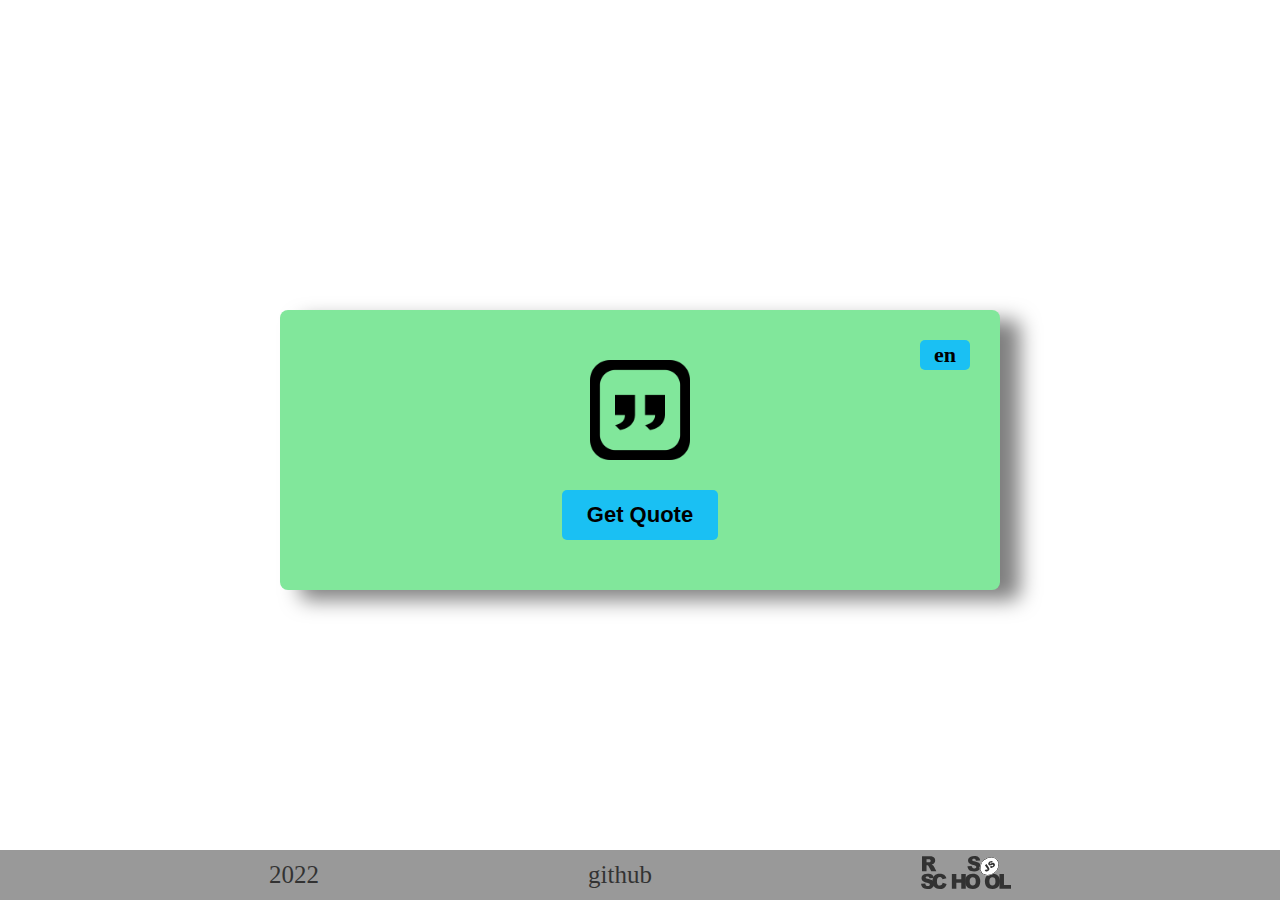
<file: js30-2.1-random-jokes/index.html>
<!DOCTYPE html>
<html lang="en">

<head>
  <meta charset="UTF-8" />
  <meta http-equiv="X-UA-Compatible" content="IE=edge" />
  <meta name="viewport" content="width=device-width, initial-scale=1.0" />
  <title>Random jokes</title>
  <link rel="stylesheet" href="style.css" />
</head>

<body>
  <main>
    <div class="wrapper">
      <img class="face" src="assets/img/01.png" alt="img" />
      <div class="lang-change">en</div>
      <p class="joke"></p>
      <button class="btn">Get Quote</button>
    </div>
  </main>
  <footer class="footer">
    <p>2022</p>
    <a class="link-footer" href="https://github.com/spormuv">github</a>
    <a class="link-footer" href="https://rs.school/js-stage0/"><img class="img-footer" src="assets/svg/rs_school_js.svg"
        alt="rs_school" /></a>
  </footer>
  <script src="index.js"></script>
</body>

</html>
</file>
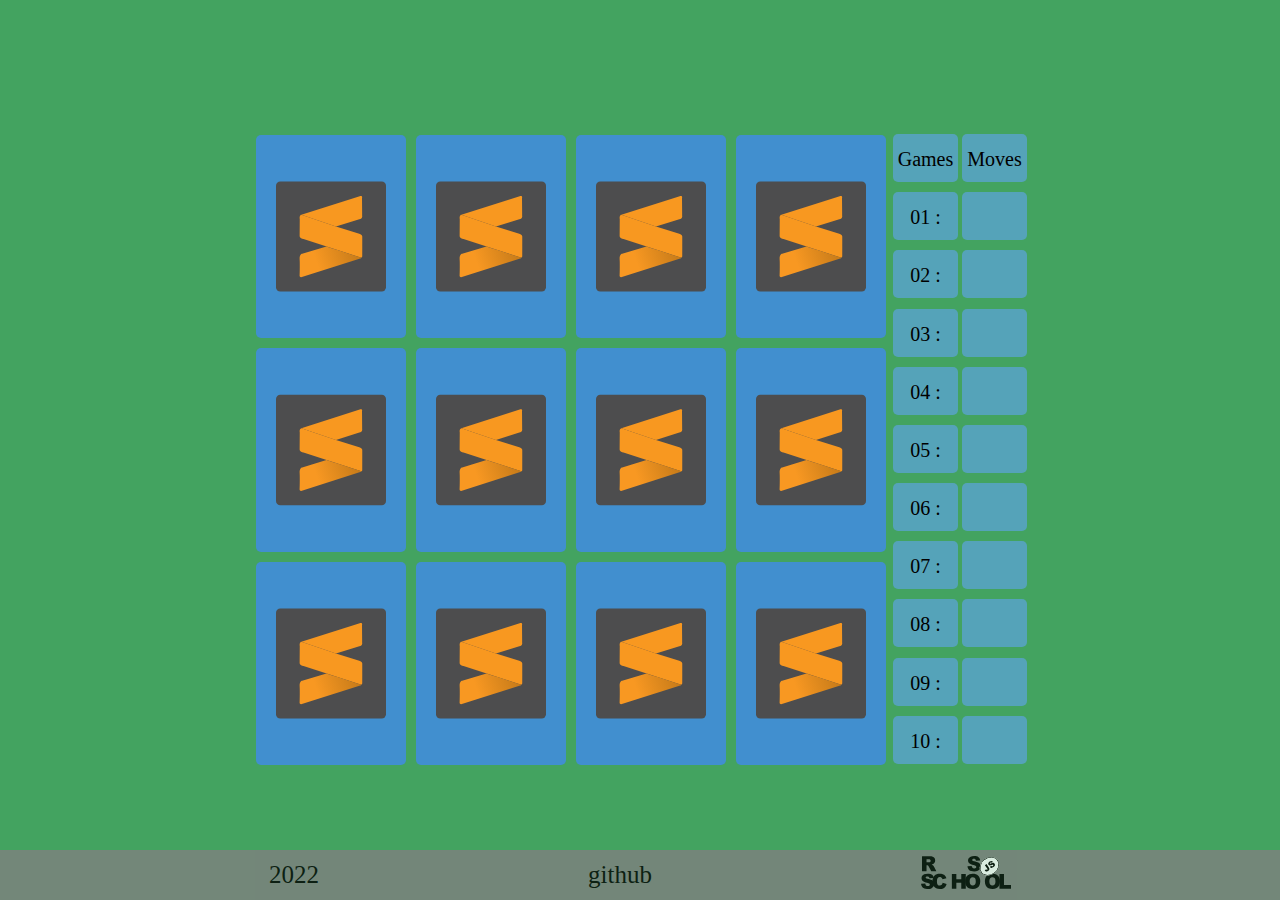
<file: js30-3.2-memory-game/index.html>
<!DOCTYPE html>
<html lang="en">

<head>
  <meta charset="UTF-8" />
  <meta http-equiv="X-UA-Compatible" content="IE=edge" />
  <meta name="viewport" content="width=device-width, initial-scale=1.0" />
  <title>Memory Game</title>
  <link rel="stylesheet" href="style.css" />
</head>

<body>
  <main>
    <section class="wrap">
      <section class="memory-game">
        <div class="memory-card" data-framework="react">
          <img class="front-face" src="img/react.svg" alt="React" />
          <img class="back-face" src="img/js-badge.svg" alt="Memory Card" />
        </div>

        <div class="memory-card" data-framework="react">
          <img class="front-face" src="img/react.svg" alt="React" />
          <img class="back-face" src="img/js-badge.svg" alt="Memory Card" />
        </div>

        <div class="memory-card" data-framework="angular">
          <img class="front-face" src="img/angular.svg" alt="Angular" />
          <img class="back-face" src="img/js-badge.svg" alt="Memory Card" />
        </div>

        <div class="memory-card" data-framework="angular">
          <img class="front-face" src="img/angular.svg" alt="Angular" />
          <img class="back-face" src="img/js-badge.svg" alt="Memory Card" />
        </div>

        <div class="memory-card" data-framework="ember">
          <img class="front-face" src="img/ember.svg" alt="Ember" />
          <img class="back-face" src="img/js-badge.svg" alt="Memory Card" />
        </div>

        <div class="memory-card" data-framework="ember">
          <img class="front-face" src="img/ember.svg" alt="Ember" />
          <img class="back-face" src="img/js-badge.svg" alt="Memory Card" />
        </div>

        <div class="memory-card" data-framework="vue">
          <img class="front-face" src="img/vue.svg" alt="Vue" />
          <img class="back-face" src="img/js-badge.svg" alt="Memory Card" />
        </div>

        <div class="memory-card" data-framework="vue">
          <img class="front-face" src="img/vue.svg" alt="Vue" />
          <img class="back-face" src="img/js-badge.svg" alt="Memory Card" />
        </div>

        <div class="memory-card" data-framework="backbone">
          <img class="front-face" src="img/backbone.svg" alt="Backbone" />
          <img class="back-face" src="img/js-badge.svg" alt="Memory Card" />
        </div>

        <div class="memory-card" data-framework="backbone">
          <img class="front-face" src="img/backbone.svg" alt="Backbone" />
          <img class="back-face" src="img/js-badge.svg" alt="Memory Card" />
        </div>

        <div class="memory-card" data-framework="aurelia">
          <img class="front-face" src="img/aurelia.svg" alt="Aurelia" />
          <img class="back-face" src="img/js-badge.svg" alt="Memory Card" />
        </div>

        <div class="memory-card" data-framework="aurelia">
          <img class="front-face" src="img/aurelia.svg" alt="Aurelia" />
          <img class="back-face" src="img/js-badge.svg" alt="Memory Card" />
        </div>
      </section>
      <section class="games-number">
        <div class="cell">Games</div>
        <div class="cell">01 :</div>
        <div class="cell">02 :</div>
        <div class="cell">03 :</div>
        <div class="cell">04 :</div>
        <div class="cell">05 :</div>
        <div class="cell">06 :</div>
        <div class="cell">07 :</div>
        <div class="cell">08 :</div>
        <div class="cell">09 :</div>
        <div class="cell">10 :</div>
      </section>
      <section class="moves-number">
        <div class="cell">Moves</div>
        <div class="cell cell-moves"></div>
        <div class="cell cell-moves"></div>
        <div class="cell cell-moves"></div>
        <div class="cell cell-moves"></div>
        <div class="cell cell-moves"></div>
        <div class="cell cell-moves"></div>
        <div class="cell cell-moves"></div>
        <div class="cell cell-moves"></div>
        <div class="cell cell-moves"></div>
        <div class="cell cell-moves"></div>
      </section>
    </section>
  </main>
  <footer class="footer">
    <p>2022</p>
    <a class="link-footer" href="https://github.com/spormuv">github</a>
    <a class="link-footer" href="https://rs.school/js-stage0/"><img class="img-footer" src="img/rs_school_js.svg"
        alt="rs_school" /></a>
  </footer>
  <script src="script.js"></script>
</body>

</html>
</file>
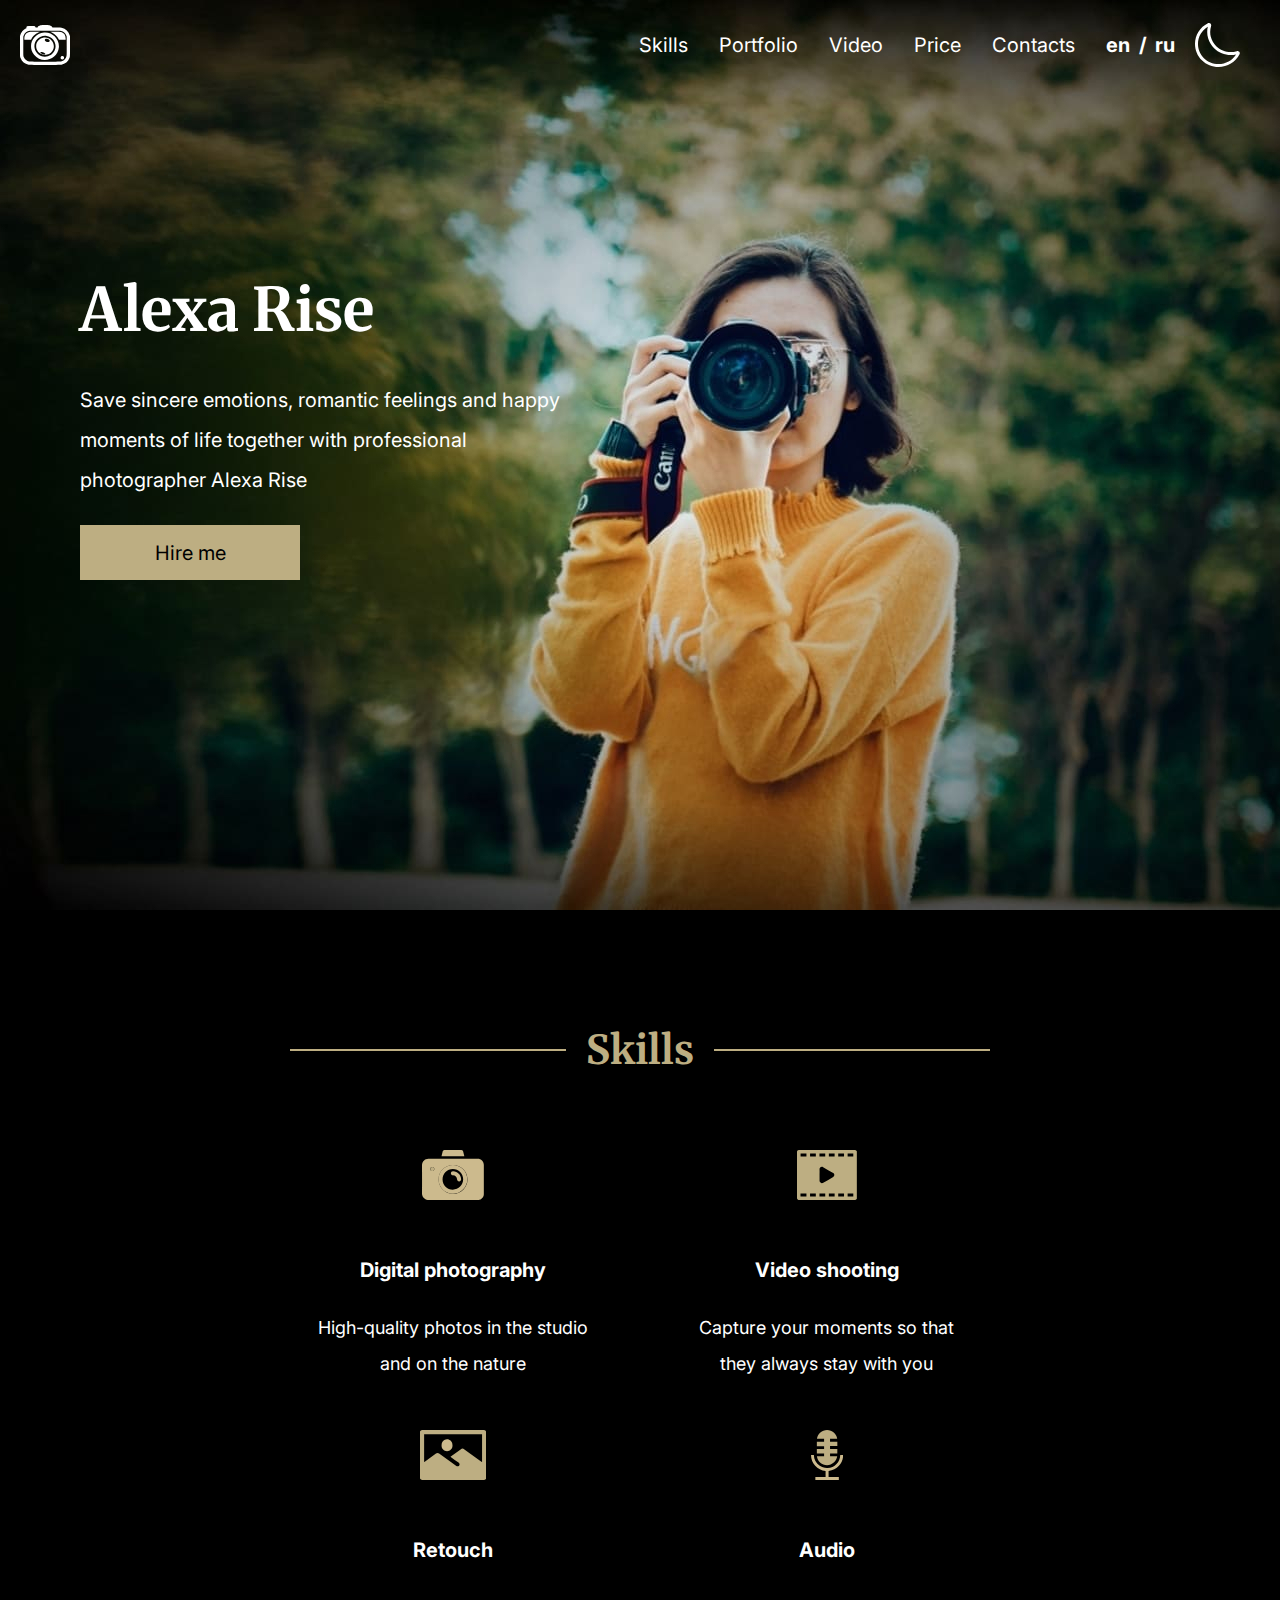
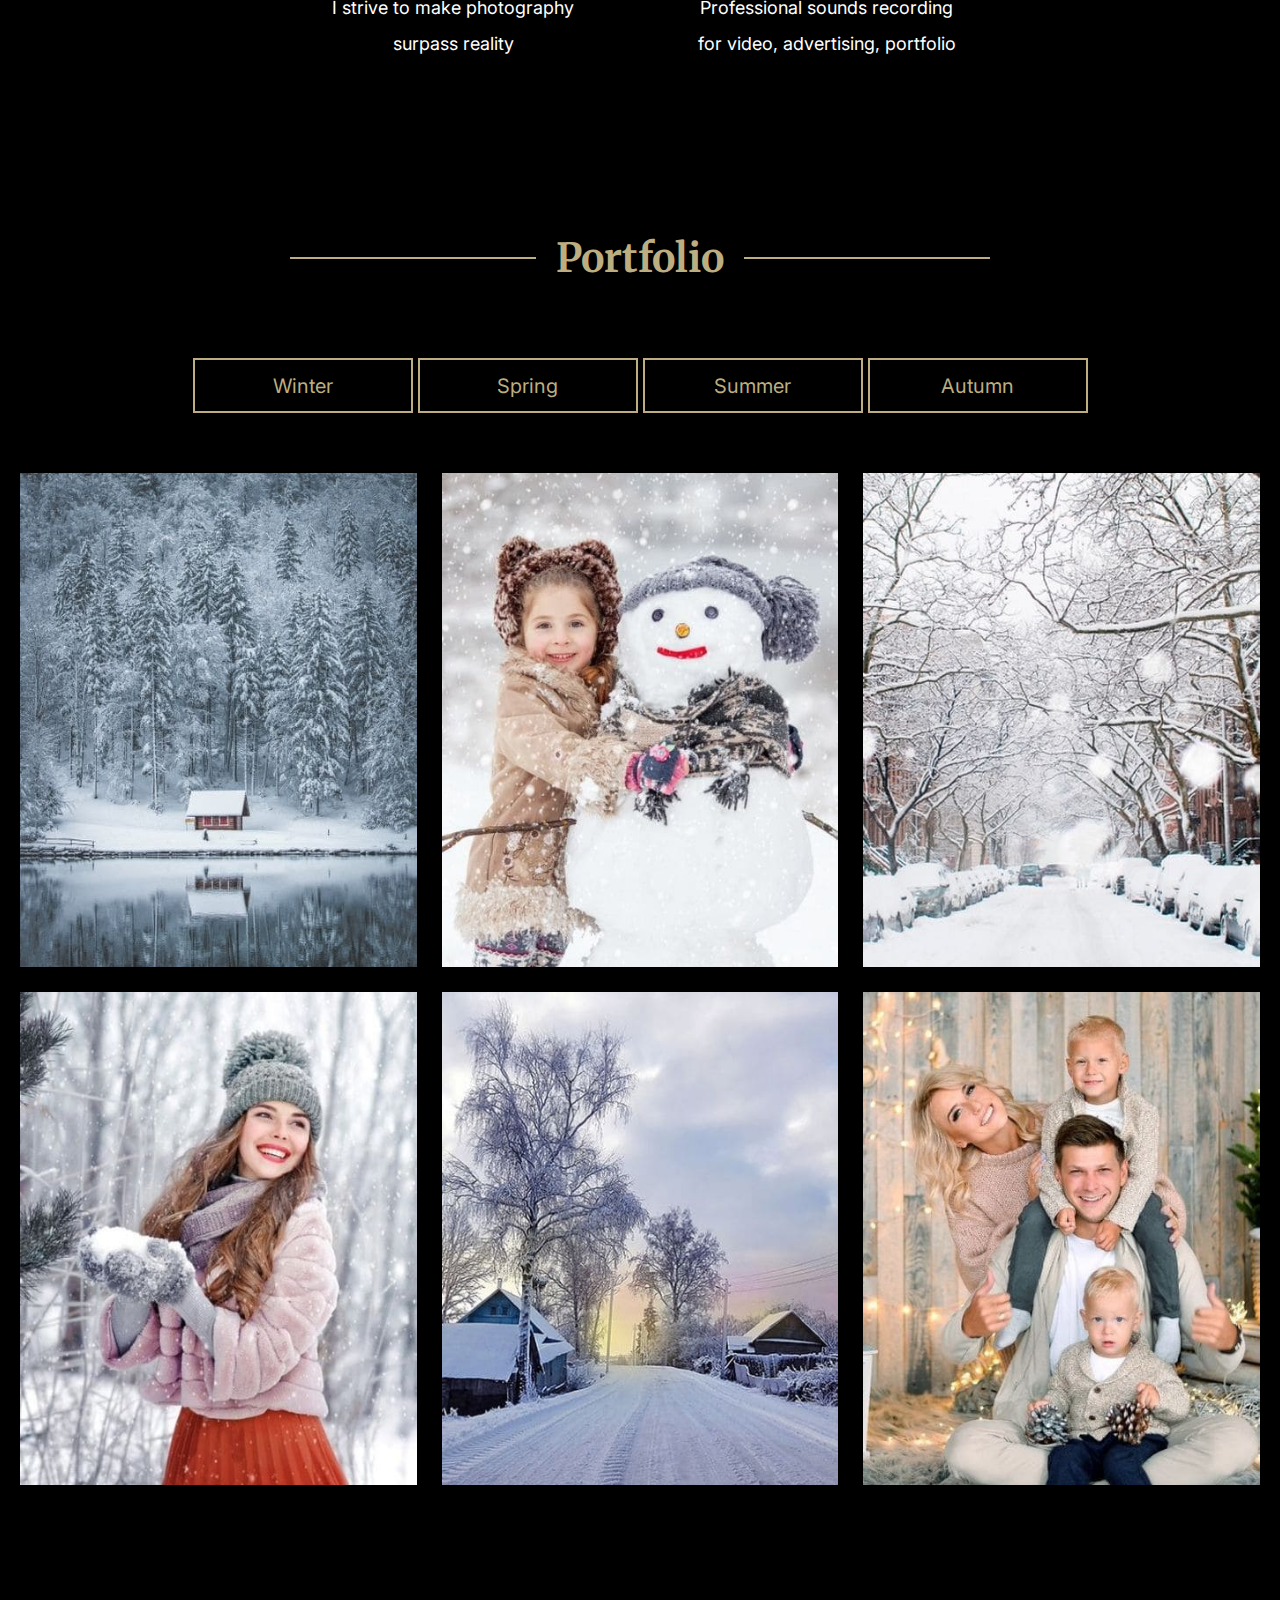
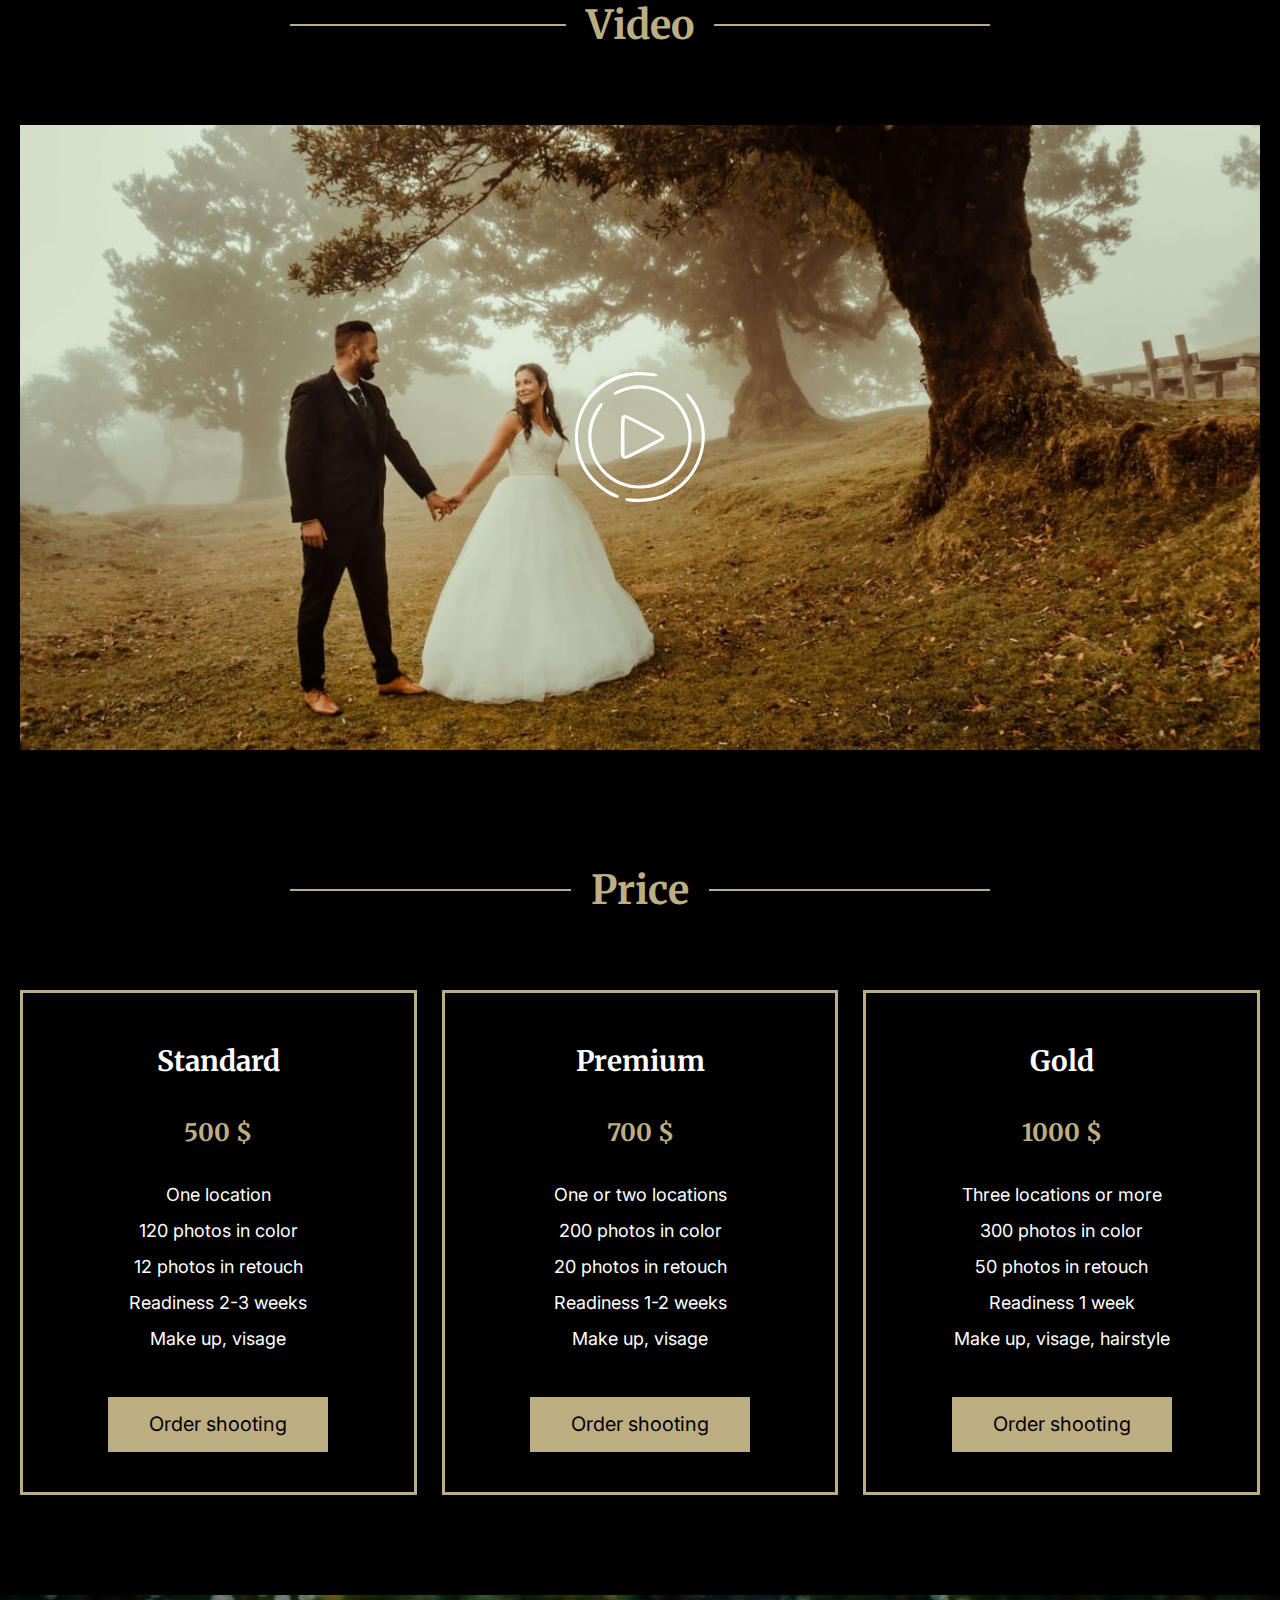
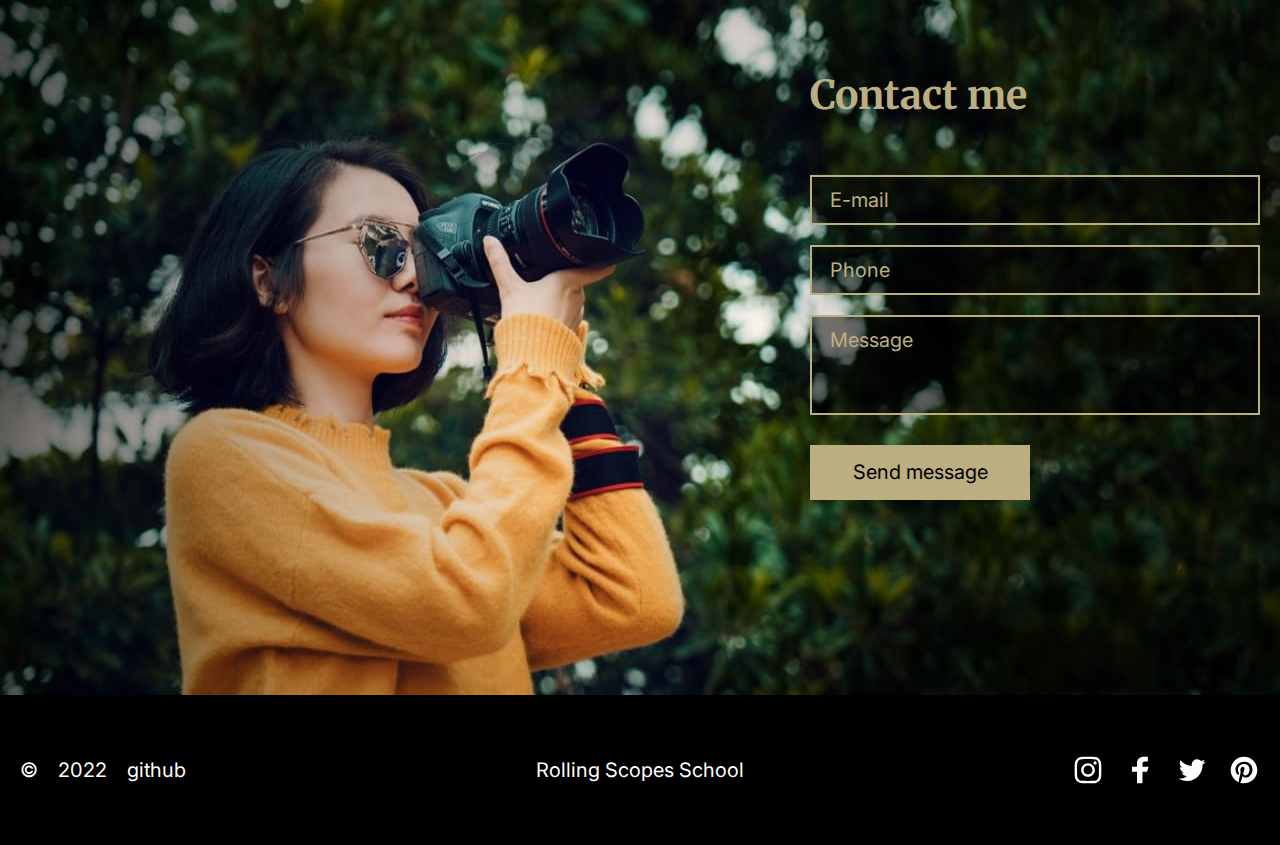
<file: portfolio/index.html>
<!DOCTYPE html>
<html lang="en">

<head>
  <meta charset="UTF-8" />
  <meta http-equiv="X-UA-Compatible" content="IE=edge" />
  <meta name="viewport" content="width=device-width, initial-scale=1.0" />
  <title>Portfolio</title>
  <link rel="icon" href="assets/img/favicon.ico" />
  <link rel="preconnect" href="https://fonts.googleapis.com" />
  <link rel="preconnect" href="https://fonts.gstatic.com" crossorigin />
  <link
    href="https://fonts.googleapis.com/css2?family=Inter:wght@400;700&family=Merriweather:wght@400;@700&display=swap"
    rel="stylesheet" />
  <link rel="stylesheet" href="style.css" />
</head>

<body>

  <div class="main-container">
    <!--===== HEADER ===== -->
    <div class="zero-block zero-block__hero-position">
      <div class="zero-block__hero-bg"></div>
      <div class="blackout"></div>

    </div>

    <header>
      <div class="container header">
        <a class="header__logo" href="index.html"></a>
        <nav class="nav">
          <ul class="menu__items">
            <li class="menu__item">
              <a class="menu__link link" href="#skills" data-i18="skills">Skills</a>
            </li>
            <li class="menu__item">
              <a class="menu__link link" href="#portfolio" data-i18="portfolio">Portfolio</a>
            </li>
            <li class="menu__item">
              <a class="menu__link link" href="#video" data-i18="video">Video</a>
            </li>
            <li class="menu__item">
              <a class="menu__link link" href="#price" data-i18="price">Price</a>
            </li>
            <li class="menu__item">
              <a class="menu__link link" href="#contacts" data-i18="contacts">Contacts</a>
            </li>
          </ul>
        </nav>
        <div class="language">
          <span class="language__item language__en language__items" data-language="en">en</span>
          <span class="language__item">/</span>
          <span class="language__item language__ru language__items" data-language="ru">ru</span>
        </div>
        <div class="theme theme-dark"></div>
        <div class="hamburger-menu">
          <div class="line line1"></div>
          <div class="line line2"></div>
          <div class="line line3"></div>
        </div>
      </div>
    </header>
    <!--===== MAIN =====-->
    <main>
      <div class="container">
        <!--====== hero ======-->
        <section class="hero" id="hero">
          <div class="hero__title">
            <h1 data-i18="hero-title">Alexa Rise</h1>
            <p class="hero__description" data-i18="hero-text">
              Save sincere emotions, romantic feelings and happy moments of
              life together with professional photographer Alexa Rise
            </p>
            <button class="hero__button button-primary" data-i18="hire">
              Hire me
            </button>
          </div>
        </section>
        <!--===== skills =====-->
        <section class="skills" id="skills">
          <div class="header__title skills-header__title">
            <h2 class="section-title darkFont skills-section-title" data-i18="skills">
              Skills
            </h2>
            <div class="line-decoration"></div>
          </div>
          <div class="skills__cards">
            <div class="skills__card">
              <img class="skills__card_image" src="assets/svg/camera.svg" alt="camera" />
              <h5 class="skills_card_title darkFont" data-i18="skill-title-1">
                Digital photography
              </h5>
              <p class="skills_card_text darkFont" data-i18="skill-text-1">
                High-quality photos in the studio and on the nature
              </p>
            </div>
            <div class="skills__card">
              <img class="skills__card_image" src="assets/svg/video.svg" alt="video" />
              <h5 class="skills_card_title darkFont" data-i18="skill-title-2">
                Video shooting
              </h5>
              <p class="skills_card_text darkFont" data-i18="skill-text-2">
                Capture your moments so that they always stay with you
              </p>
            </div>
            <div class="skills__card .skills__card_fix">
              <img class="skills__card_image" src="assets/svg/image.svg" alt="image" />
              <h5 class="skills_card_title darkFont" data-i18="skill-title-3">
                Retouch
              </h5>
              <p class="skills_card_text darkFont" data-i18="skill-text-3">
                I strive to make photography surpass reality
              </p>
            </div>
            <div class="skills__card .skills__card_fix">
              <img class="skills__card_image" src="assets/svg/mic.svg" alt="mic" />
              <h5 class="skills_card_title darkFont" data-i18="skill-title-4">
                Audio
              </h5>
              <p class="skills_card_text darkFont" data-i18="skill-text-4">
                Professional sounds recording for video, advertising,
                portfolio
              </p>
            </div>
          </div>
        </section>
        <!--===== portfolio =====-->
        <section class="portfolio" id="portfolio">
          <div class="header__title">
            <h2 class="section-title darkFont" data-i18="portfolio">
              Portfolio
            </h2>
            <hr class="line-decoration" />
          </div>

          <div class="portfolio__buttons">
            <button class="portfolio__button button-secondary darkFont" data-season="winter" data-i18="winter">
              Winter
            </button>
            <button class="portfolio__button button-secondary darkFont" data-season="spring" data-i18="spring">
              Spring
            </button>
            <button class="portfolio__button button-secondary darkFont" data-season="summer" data-i18="summer">
              Summer
            </button>
            <button class="portfolio__button button-secondary darkFont" data-season="autumn" data-i18="autumn">
              Autumn
            </button>
          </div>
          <div class="portfolio__images">
            <img class="portfolio__image" src="assets/img/portfolio-img-1.jpg" alt="portfolio image 1" />
            <img class="portfolio__image" src="assets/img/portfolio-img-2.jpg" alt="portfolio image 2" />
            <img class="portfolio__image" src="assets/img/portfolio-img-3.jpg" alt="portfolio image 3" />
            <img class="portfolio__image" src="assets/img/portfolio-img-4.jpg" alt="portfolio image 4" />
            <img class="portfolio__image" src="assets/img/portfolio-img-5.jpg" alt="portfolio image 5" />
            <img class="portfolio__image" src="assets/img/portfolio-img-6.jpg" alt="portfolio image 6" />
          </div>
        </section>
        <!--====== video =====-->
        <section class="video" id="video">
          <div class="header__title">
            <h2 class="section-title darkFont" data-i18="video">Video</h2>
            <hr class="line-decoration" />
          </div>

          <div class="player">
            <picture class="player__images-block">
              <source srcset="assets/img/video-player-768w.jpg" media="(max-width: 768px)" />
              <img src="assets/img/video-player.jpg" alt="video-player" />
            </picture>
            <button class="player__button"></button>
          </div>
        </section>
        <!--====== price =====-->
        <section class="price" id="price">
          <div class="header__title">
            <h2 class="section-title darkFont" data-i18="price">Price</h2>
            <hr class="line-decoration" />
          </div>

          <div class="price-cards-block">
            <div class="price-card">
              <h3 class="price-card__header darkFont">Standard</h3>
              <h4 class="price-card__price">500 $</h4>
              <div class="price-card-list">
                <span class="price-card-list-item darkFont" data-i18="price-description-1-span-1">One location</span>
                <span class="price-card-list-item darkFont" data-i18="price-description-1-span-2">120 photos in
                  color</span>
                <span class="price-card-list-item darkFont" data-i18="price-description-1-span-3">12 photos in
                  retouch</span>
                <span class="price-card-list-item darkFont" data-i18="price-description-1-span-4">Readiness 2-3
                  weeks</span>
                <span class="price-card-list-item darkFont" data-i18="price-description-1-span-5">Make up, visage</span>
              </div>
              <button class="price-card__button button-primary" data-i18="order">
                Order shooting
              </button>
            </div>
            <div class="price-card">
              <h3 class="price-card__header darkFont">Premium</h3>
              <h4 class="price-card__price">700 $</h4>
              <div class="price-card-list">
                <span class="price-card-list-item darkFont" data-i18="price-description-2-span-1">One or two
                  locations</span>
                <span class="price-card-list-item darkFont" data-i18="price-description-2-span-2">200 photos in
                  color</span>
                <span class="price-card-list-item darkFont" data-i18="price-description-2-span-3">20 photos in
                  retouch</span>
                <span class="price-card-list-item darkFont" data-i18="price-description-2-span-4">Readiness 1-2
                  weeks</span>
                <span class="price-card-list-item darkFont" data-i18="price-description-2-span-5">Make up, visage</span>
              </div>
              <button class="price-card__button button-primary" data-i18="order">
                Order shooting
              </button>
            </div>
            <div class="price-card">
              <h3 class="price-card__header darkFont">Gold</h3>
              <h4 class="price-card__price">1000 $</h4>
              <div class="price-card-list">
                <span class="price-card-list-item darkFont" data-i18="price-description-3-span-1">Three locations or
                  more</span>
                <span class="price-card-list-item darkFont" data-i18="price-description-3-span-2">300 photos in
                  color</span>
                <span class="price-card-list-item darkFont" data-i18="price-description-3-span-3">50 photos in
                  retouch</span>
                <span class="price-card-list-item darkFont" data-i18="price-description-3-span-4">Readiness 1
                  week</span>
                <span class="price-card-list-item darkFont" data-i18="price-description-3-span-5">Make up, visage,
                  hairstyle</span>
              </div>
              <button class="price-card__button button-primary" data-i18="order">
                Order shooting
              </button>
            </div>
          </div>
        </section>
        <!--===== contacts =====-->
        <div class="zero-block">
          <div class="zero-block__contacts-bg"></div>
        </div>

        <section class="contacts" id="contacts">
          <form class="contacts-form" action="index.js">
            <h2 class="contacts-form__header section-title" data-i18="contact-me">
              Contact me
            </h2>
            <input class="contacts-form__input" type="email" placeholder="E-mail" />
            <input class="contacts-form__input" type="tel" placeholder="Phone" />
            <textarea class="contacts-form__textarea" placeholder="Message"></textarea>
            <button class="contacts-form__button button-primary" data-i18="send-message">
              Send message
            </button>
          </form>
          <div class="contacts__bg"></div>
        </section>
      </div>
    </main>
    <!--===== FOOTER =====-->
    <footer>
      <div class="container footer">
        <div class="footer__github">
          <p class="footer__text">©</p>
          <p class="footer__text">2022</p>
          <a class="footer__github_link link" href="https://github.com/spormuv">github</a>
        </div>
        <a class="footer__rss_link link" href="https://rs.school/js-stage0/">Rolling Scopes School</a>
        <ul class="footer__social-icons_items">
          <li class="footer__social-icons_item">
            <a class="footer__social-icons_link" href=""><img class="footer__social-icons_img"
                src="assets/svg/instagram.svg" alt="instagram" /></a>
          </li>
          <li class="footer__social-icons_item">
            <a class="footer__social-icons_link" href=""><img class="footer__social-icons_img"
                src="assets/svg/facebook.svg" alt="facebook" /></a>
          </li>
          <li class="footer__social-icons_item">
            <a class="footer__social-icons_link" href=""><img class="footer__social-icons_img"
                src="assets/svg/twitter.svg" alt="twitter" /></a>
          </li>
          <li class="footer__social-icons_item">
            <a class="footer__social-icons_link" href=""><img class="footer__social-icons_img"
                src="assets/svg/pinterest.svg" alt="pinterest" /></a>
          </li>
        </ul>
      </div>
    </footer>
  </div>
  <script type="module" src="index.js"></script>
</body>

</html>
</file>
<file: js30-2.1-random-jokes/style.css>
/*general*/
* {
  box-sizing: border-box;
  margin: 0;
  padding: 0;
  border: 0;
}

/*footer*/
.footer {
  position: absolute;
  bottom: 0px;
  width: 100%;
  height: 50px;
  display: flex;
  justify-content: space-evenly;
  align-items: center;
  background-color: grey;
  font-size: 25px;
  opacity: 0.8;
  color: #000000;
}

.img-footer {
  width: 90px;
}

.link-footer {
  color: #000000;
  text-decoration: none;
  transition: color 0.3s;
  cursor: pointer;
}

.link-footer:hover {
  color: #ffffff;
}

/*jokes*/
.wrapper {
  width: 80vmin;
  padding: 50px 40px;
  background-color: #81e79b;
  position: absolute;
  transform: translate(-50%, -50%);
  top: 50%;
  left: 50%;
  border-radius: 8px;
  box-shadow: 20px 10px 20px rgba(0, 0, 0, 0.5);
}

.face {
  display: block;
  width: 100px;
  margin: 0 auto;
}

.joke {
  font-size: 20px;
  color: #000000;
  font-weight: 400;
  text-align: center;
  word-wrap: break-word;
  line-height: 30px;
  margin: 30px 0;
  opacity: 0;
}

.unfade {
  opacity: 1;
  transition: opacity 1s;
}

button {
  display: block;
  background-color: #1ac0f3;
  border: none;
  font-size: 22px;
  font-weight: 600;
  padding: 12px 25px;
  margin: 0 auto;
  border-radius: 5px;
  cursor: pointer;
}

/*change language*/

.lang-change {
  position: absolute;
  right: 30px;
  top: 30px;
  background-color: #1ac0f3;
  width: 50px;
  height: 30px;
  line-height: 30px;
  text-align: center;
  border-radius: 5px;
  font-size: 22px;
  font-weight: 600;
  cursor: pointer;
}
</file>
<file: js30-3.2-memory-game/style.css>
/*general*/
* {
  box-sizing: border-box;
  margin: 0;
  padding: 0;
  border: 0;
}

main {
  height: 100vh;
  display: flex;
  background: rgb(67, 163, 96);
}

/*footer*/
.footer {
  position: absolute;
  bottom: 0px;
  width: 100%;
  height: 50px;
  display: flex;
  justify-content: space-evenly;
  align-items: center;
  background-color: grey;
  font-size: 25px;
  opacity: 0.8;
  color: #000000;
}

.img-footer {
  width: 90px;
}

.link-footer {
  color: #000000;
  text-decoration: none;
  transition: color 0.3s;
  cursor: pointer;
}

.link-footer:hover {
  color: #ffffff;
}

/*game*/
.memory-game {
  width: 640px;
  height: 640px;
  margin: auto;
  display: flex;
  flex-wrap: wrap;
  perspective: 1000px;
}

.memory-card {
  width: calc(25% - 10px);
  height: calc(33.333% - 10px);
  margin: 5px;
  position: relative;
  transform-style: preserve-3d;
  transition: 0.5s;
}

.memory-card:active {
  transform: scale(0.96);
  transition: 0.05s;
}

.memory-card.flip {
  transform: rotateY(180deg);
}

.front-face,
.back-face {
  width: 100%;
  height: 100%;
  padding: 20px;
  position: absolute;
  border-radius: 5px;
  background: rgb(65, 143, 207);
  backface-visibility: hidden;
}

.front-face {
  transform: rotateY(180deg);
}

/*results*/

.wrap {
  display: flex;
  justify-content: center;
  align-items: center;
  margin: auto;
}
.games-number,
.moves-number {
  display: flex;
  flex-direction: column;
  justify-content: space-around;
  align-items: center;
  height: 640px;
}

.cell {
  width: 65px;
  height: 48px;
  background: rgba(90, 163, 211, 0.774);
  margin: 0 2px 2px 2px;
  text-align: center;
  line-height: 50px;
  font-size: 20px;
  border-radius: 5px;
}
</file>
<file: portfolio/style.css>
/*позиционирование, размеры, шрифты*/

:root {
  --bg-dark: #000000;
  --gold: #bdae82;
  --white: #ffffff;
  --bg-dark-opasity50: rgba(0, 0, 0, 0.5);

  --font-h1: 60px;
  --font-h2: 40px;
  --font-h3: 28px;
  --font-h4: 24px;
  --font-h5: 20px;
  --font-p1: 20px;
  --font-p2: 18px;

  --font-weight-bold: 700;
  --font-weight-regular: 400;

  --font-line-h1: 200%;
  --font-line-h2: 200%;
  --font-line-h3: 200%;
  --font-line-h4: 200%;
  --font-line-h5: 200%;
  --font-line-p1: 200%;
  --font-line-p2: 200%;

  --font-merriweather: 'Merriweather', serif;
  --font-inter: 'Inter', sans-serif;

  --filter-gold: invert(26%) sepia(15%) saturate(638%) hue-rotate(7deg)
    brightness(92%) contrast(87%);

}

@media (max-width: 768px) {
  :root {
    --font-h1: 32px;
    --font-h2: 32px;
    --font-line-h2: 250%;
  }
}

* {
  box-sizing: border-box;
  margin: 0;
  padding: 0;
  border: 0;
}

html {
  scroll-behavior: smooth;
}


body {
  color: var(--white);
  background-color: var(--bg-dark);
}

.light {
  background: #ffffff;
}

.main-container {
  position: relative;
  max-width: 1440px;
  margin: 0 auto;
  overflow-x: hidden;
}


.container {
  max-width: 1440px;
  margin: 0 auto;
  padding: 0 20px;
}
@media (max-width: 1320px) {
  .container {
    max-width: 1320px;
  }
}

@media (max-width: 768px) {
  .container {
    position: relative;
    max-width: 768px;
    min-width: 320px;
    padding: 0 7.8vw;
  }
}

.zero-block {
  position: relative;
}

/* ------------------------- HEADER ------------------------- */

.header {
  display: flex;
  justify-content: space-between;
  align-items: center;

  height: 90px;
  padding: 20px auto;

  font-weight: var(--font-weight-regular);
  font-size: var(--font-p1);
  line-height: var(--font-line-p1);
  font-family: var(--font-inter);
}

.header__logo {
  width: 50px;
  height: 50px;
  min-width: 50px;
  background-image: url('assets/svg/logo.svg');
  background-repeat: no-repeat;
  background-size: contain;

  transition: 0.3s;
}

.header__logo:hover {
  filter: var(--filter-gold);
}

.nav {
  margin-left: auto;
}

@media (max-width: 768px) {
  .nav {
    display: flex;

    z-index: 10;

    position: absolute;
    top: 0;
    right: 0;
    right: -620px;
    width: calc(100vw - 148px);
    height: 1019px;
    padding-top: 134px;
    padding-left: 127px;

    color: white;
    background-color: black;
    transition: 0.5s;
  }

  .nav.open {
    right: 0px;
  }
}

@media (max-width: 619px) {
  .nav.open {
    width: 100%;
  }
}

.menu__items {
  display: flex;
  gap: 31px;
}

@media (max-width: 420px) {
  .nav {
    padding-left: 0;
  }
  .menu__items {
    align-items: center;
    margin: 0 auto;
  }
}

.menu__item {
  font-family: var(--font-inter);
  font-size: var(--font-p1);
  line-height: var(--font-line-p1);
  font-weight: var(--font-weight-regular);
}

@media (max-width: 768px) {
  .menu__item {
    margin-bottom: -14px;

    font-size: 35px;
    line-height: 72.55px;
  }

  .menu__items {
    flex-direction: column;
  }

  .hamburger-menu {
    z-index: 20;
    display: flex;
    width: 50px;
    height: 50px;
    margin-right: 4px;

    flex-direction: column;
    justify-content: center;
    align-items: center;
    row-gap: 9px;
  }

  .line {
    z-index: 15;
    width: 50px;
    height: 3px;
    background: var(--white);
    transition: all 0.3s ease-in-out;
  }

  .hamburger-menu:hover {
    cursor: pointer;
  }

  .hamburger-menu.open .line1 {
    transform: rotate(-45deg) translate(-10px, 7px);
  }

  .hamburger-menu.open .line2 {
    opacity: 0;
  }

  .hamburger-menu.open .line3 {
    transform: rotate(45deg) translate(-10px, -7px);
  }
}

.language {
  display: flex;
  padding-left: 31px;
}

@media (max-width: 768px) {
  .language {
    margin-left: auto;
  }
}

.language__item {
  font-family: var(--font-inter);
  font-weight: var(--font-weight-bold);
}

.language__items:hover {
  color: var(--gold);
}

.link {
  color: var(--white);
  text-decoration: none;
  transition: color 0.3s;
}


.link:hover {
  color: var(--gold);
}
.language__en {
  padding-right: 9px;
  cursor: pointer;

}

.language__ru {
  padding-left: 8px;
  cursor: pointer;
}

.language-active {
  color: var(--gold);
}

@media (max-width: 768px) {
  .language__ru {
    padding-right: 20px;
    padding-left: 19px;
    z-index: 5;
  }
  .language__en {
    z-index: 5;
  }
}

/* -------------------------- MAIN -------------------------- */
.header__title {
  width: 700px;
  display: grid;
  justify-items: center;
  align-items: center;

  padding-top: 100px;
  padding-bottom: 60px;
  margin: 0 auto;

}

@media (max-width: 768px) {
  .header__title {
    width: 100%;
    padding-top: 80px;
    padding-bottom: 50px;
  }
}


.section-title {
  padding: 0 20px;
  grid-column: 1;
  grid-row: 1;
  background-color: var(--bg-dark);
}

@media (max-width: 768px) {
  .skills-section-title {
    line-height: 40px;
    padding: 20px 21px;
  }

}

.line-decoration {
  grid-column: 1;
  grid-row: 1;
  z-index: -1;
  width: 100%;
  border: none;
  background-color: var(--gold);
  height: 2px;
}

@media (max-width: 768px) {
  .line-decoration {
    width: calc(100vw - 52.6vw);
  }
}

@media (max-width: 480px) {
  .line-decoration {
    width: calc(100% - 20%);
  }
}

/* -------------------------- HERO -------------------------- */
.hero {
  height: 820px;
}

@media (max-width: 768px) {
  .hero {
    height: 500px;
  }
}

.zero-block__hero-position {
  position: relative;
}

.zero-block__hero-bg {
  position: absolute;
  top: 0;
  right: 0;
  left: 0;
  z-index: -1000;
  max-width: 1440px;
  height: 910px;
  background-image: url('assets/img/bg.jpg');
  background-position: center center;
}

@media (max-width: 768px) {
  .zero-block__hero-bg {
    z-index: -1000;
    width: 768px;
    height: 590px;
    background-position: calc(-5px - (768px - 100vw) / 2 * 1.5) -30px;
    background-size: auto 620px;
  }
}

.blackout {
  display: none;
  user-select: none;
  z-index: -2000;
}

@media (max-width: 768px) {
  .blackout {
    position: absolute;
    top: 0;
    right: 0;
    z-index: 5;
    display: block;
    width: 768px;
    height: 1019px;
    user-select: none;
    background-color: transparent;
    transition: all 0.3s ease-in-out;
  }
  .blackout.open {
    background-color: var(--bg-dark);
    opacity: 0.5;
  }
}

.hero__title {
  padding: 160px 0 0 60px;
  max-width: 550px;
}
@media (max-width: 768px) {
  .hero__title {
    padding: 78px 0 0 0;
    max-width: 390px;
  }
}

.hero__description {
  display: flex;
  margin-top: 10px;
  font-size: var(--font-p1);
  line-height: var(--font-line-p1);
}


@media (max-width: 768px) {
  .hero__description {
    max-width: 390px;
    margin-top: 20px;
    line-height: 24px;
  }

}

.hero__button {
  margin-top: 25px;
}
@media (max-width: 768px) {
  .hero__button {
    margin-top: 60px;
  }
}

/* -------------------------- SKIILS -------------------------- */
.skills-header__title {
  padding-bottom: 20px;
}

@media (max-width: 768px) {
  .skills-header__title {
    padding-bottom: 45px;
  }
}

.skills__cards {
  display: flex;
  flex-wrap: wrap;
  justify-content: space-between;
  padding-bottom: 2px;
}

@media (max-width: 1320px) {
  .skills__cards {
    width: 800px;
    margin: 0 auto;
    justify-content: space-evenly;
    padding-bottom: 48px;
  }
}

@media (max-width: 768px) {
  .skills__cards {
    justify-content: center;
    row-gap: 36px;
    gap: 44px;
    width: 100%;
    padding-right: 4px;
  }
}

.skills__card {
  display: flex;
  flex-direction: column;
  align-items: center;
  width: 320px;

  padding: 40px 20px 8px 20px;

  text-align: center;
}

@media (max-width: 768px) {
  .skills__card {
    padding: 0px 10px 32px 10px;
    width: 300px;
  }
}

.skills__card_image {
  height: 50px;
}

.skills_card_title {
  margin-top: 50px;
}
@media (max-width: 768px) {
  .skills_card_title {
    margin-top: 30px;
  }
}

.skills_card_text {
  margin-top: 20px;
}
@media (max-width: 768px) {
  .skills_card_text {
    line-height: 22px;
  }
}

/* -------------------------- PORTFOLIO -------------------------- */
.portfolio {
  display: flex;
  flex-direction: column;
  align-items: center;
}

.portfolio__button.active {
  color: black;
  background-color: #bdae82;
}

.portfolio__button.active:hover {
  color: white;
}

.portfolio__buttons {
  display: flex;
  flex-wrap: wrap;

  justify-content: center;
  gap: 5px;
}

@media (max-width: 940px) {
  .portfolio__buttons {
    margin: 0 15%;
  }

}

@media (max-width: 768px) {
  .portfolio__buttons {
    margin: auto;
  }
}

.portfolio__images {
  display: grid;
  grid-template-columns: repeat(3, 1fr);
  gap: 25px;
  margin-top: 60px;
}

@media (max-width: 1024px) {
  .portfolio__images {
    grid-template-columns: repeat(2, 1fr);
  }
}

@media (max-width: 768px) {
  .portfolio__images {
    grid-template-columns: repeat(1, 1fr);
  }
}

.portfolio__image {
  max-width: 100%;
  max-height: auto;
}

/* -------------------------- VIDEO -------------------------- */
.player {
  position: relative;
  display: block;
  width: calc(100%);
  font-size: 0;
}

.player__images-block {
  width: 100%;
  height: auto;
}


.player__images-block img {
  width: 100%;
  height: auto;
}

.player__button {
  position: absolute;

  height: 130px;
  width: 130px;
  top: 50%;
  left: 50%;
  background: none;
  transform: translate(-50%, -50%);
  background-image: url('assets/svg/play.svg');

  background-size: contain;
}

@media (max-width: 768px) {
  .player {
    width: 100vw;
    margin: 0 -7.8vw;
  }
  .player__button {
    height: 65px;
    width: 65px;
  }
}

.player__button:hover {
  filter: var(--filter-gold);
}

/* -------------------------- PRICE -------------------------- */
.price-cards-block {
  padding-bottom: 100px;
  display: flex;
  justify-content: center;
  gap: 25px;
}
@media (max-width: 768px) {
  .price-cards-block {
    padding-bottom: 80px;
    justify-content: center;
    row-gap: 50px;
    flex-wrap: wrap;
  }
}

.price-card {
  padding: 40px 0;
  width: 450px;
  display: flex;
  flex-direction: column;
  align-items: center;
  text-align: center;
  border: 3px solid var(--gold);
}

@media (max-width: 768px) {
  .price-card {
    width: 420px;
  }
}

.price-card__price,
.price-card-list {
  padding-top: 20px;
}
.price-card-list-item {
  display: block;
  font-weight: var(--font-weight-regular);
  font-size: var(--font-p2);
  line-height: var(--font-line-p2);
  font-family: var(--font-inter);
  color: var(--white);
}
.price-card__button {
  margin-top: 40px;
}

/* -------------------------- CONTACTS -------------------------- */
.contacts {
  padding-top: 60px;
  height: 700px;
}


@media (max-width: 768px) {
  .contacts {
    display: flex;
    justify-content: center;
    height: 600px;
    padding-top: 53px;
    margin: 0 auto;
  }

}

.zero-block__contacts-bg {
  width: 1440px;
  height: 700px;
  position: absolute;
  top: 0;
  left: 0;
  margin: 0 -20px;
  z-index: -1;
  background-image: url('assets/img/contacts.jpg');
  background-position: center center;
}

@media (max-width: 768px) {
  .zero-block__contacts-bg {
    width: 768px;
    margin: 0 -60px;
    height: 600px;
    background-image: url('assets/img/contacts-w768.jpg');
  }
}

.contacts-form {
  display: flex;
  margin-left: auto;
  flex-direction: column;
  width: 450px;
}

@media (max-width: 768px) {
  .contacts-form {
    align-items: center;
    margin: 0 auto;
  }
}

.contacts-form__header {
  padding: 0;
  background: none;
  margin-bottom: 20px;
}

@media (max-width: 768px) {
  .contacts-form__header {
    margin-bottom: 11px;
  }
}


.contacts-form__input,
.contacts-form__textarea {
  margin-top: 20px;
  padding: 3px 18px;

  height: 50px;
  width: 100%;

  display: flex;
  justify-self: start;
  align-items: start;

  font-family: var(--font-inter);
  font-weight: var(--font-weight-regular);
  font-size: var(--font-p1);
  line-height: var(--font-line-p1);
  background: none;
  background: var(--bg-dark-opasity50);
  color: var(--gold);
  border: 2px solid var(--gold);
  transition: 0.3s;
}


@media (max-width: 768px) {
  .contacts-form__input,
  .contacts-form__textarea {
    display: block;
    padding: 3px 18px;
  }

}

.contacts-form__input::placeholder,
.contacts-form__textarea::placeholder {
  color: var(--gold);
}


.contacts-form__textarea {

  resize: none;
  height: 100px;
  width: 100%;
}
.contacts-form__input:hover,
.contacts-form__textarea:hover,
.contacts-form__input:focus,
.contacts-form__textarea:focus {
  outline: none !important;
  color: var(--white);
  border: 2px solid var(--white);
}

.contacts-form__button {
  margin-top: 30px;
}


/* ------------------------- FOOTER ------------------------- */
.footer {

  display: flex;
  justify-content: space-between;
  align-items: center;
  height: 150px;
  padding: 50px auto;
  background-color: #000000;

  font-family: var(--font-inter);
  font-weight: var(--font-weight-regular);
  font-size: var(--font-p1);
  line-height: var(--font-line-p1);
}

@media (max-width: 768px) {
  .footer {
    flex-direction: column;
    height: 190px;
    justify-content: start;
    padding-top: 20px;
  }
}

.footer__text {
  margin-right: 20px;
  font-family: var(--font-inter);
  font-weight: var(--font-weight-regular);
  font-size: var(--font-p1);
  line-height: var(--font-line-p1);
}

@media (max-width: 768px) {
  .footer__text,
  .footer__github_link {
    margin-right: 0;
  }
  .footer__github_link {
    margin-left: 2px;
  }
  .footer__rss_link {
    text-align: center;
    white-space: nowrap;
  }
}

.footer__github {
  display: flex;
  width: 200px;
}

@media (max-width: 768px) {
  .footer__github {
    width: 172px;
    justify-content: space-between;
  }
}


.footer__social-icons_items {
  display: flex;
  justify-content: end;
  width: 200px;
  font-size: 0;
  line-height: 0;
}

@media (max-width: 768px) {
  .footer__social-icons_items {
    width: 188px;
  }

}

.footer__social-icons_item {
  margin-left: 20px;
}

@media (max-width: 768px) {
  .footer__social-icons_item {
    margin-top: 20px;
  }
}

.footer__social-icons_link {
  height: 0;
  font-size: 0;
  line-height: 0;
}

.footer__social-icons_img:hover {
  transition: 0.3s;
}

.footer__social-icons_img:hover {
  filter: var(--filter-gold);
}

/* ------------------------ ELEMENTS ------------------------ */
h1 {
  font-family: var(--font-merriweather);
  font-weight: var(--font-weight-bold);
  font-size: var(--font-h1);
  line-height: var(--font-line-h1);
  color: var(--white);
}

@media (max-width: 768px) {
  h1 {
    font-weight: var(--font-weight-regular);
  }
}

h2 {
  font-family: var(--font-merriweather);
  font-weight: var(--font-weight-bold);
  font-size: var(--font-h2);
  line-height: var(--font-line-h2);
  color: var(--gold);
}

h3 {
  font-family: var(--font-merriweather);
  font-weight: var(--font-weight-bold);
  font-size: 28px;
  line-height: var(--font-line-h3);
  color: var(--white);
}

h4 {
  font-family: var(--font-merriweather);
  font-weight: var(--font-weight-bold);
  font-size: 24px;
  line-height: var(--font-line-h4);
  color: var(--gold);
}

h5 {
  font-family: var(--font-inter);
  font-weight: var(--font-weight-bold);
  font-size: var(--font-h5);
  line-height: var(--font-line-h5);
  color: var(--white);
}

p,
img {
  font-family: var(--font-inter);
  font-weight: var(--font-weight-regular);
  font-size: var(--font-p2);
  line-height: var(--font-line-p2);
  color: var(--white);
}

ul {
  list-style: none;
}

/* ------------------------ BUTTONS ------------------------- */
.button-primary {
  width: 220px;
  height: 55px;
  font-family: var(--font-inter);
  font-weight: var(--font-weight-regular);
  font-size: var(--font-p1);
  line-height: var(--font-line-p1);
  background-color: var(--gold);
  border: 2px solid var(--gold);
  transition: color 0.3s;
}

.button-primary:hover {
  color: var(--white);
  cursor: pointer;
}

.button-secondary {
  width: 220px;
  height: 55px;
  font-family: var(--font-inter);
  font-weight: var(--font-weight-regular);
  font-size: var(--font-p1);
  line-height: var(--font-line-p1);
  background-color: transparent;
  color: var(--gold);
  border: 2px solid var(--gold);
  transition: color 0.3s;
}

.button-secondary:hover {
  color: var(--white);
  cursor: pointer;
}

.theme {
  width: 45px;
  height: 45px;
  margin: 0 20px 0 20px;
  background-repeat: no-repeat;
  background-size: contain;
  transition: 0.3s;
  z-index: 5;
}

.theme-dark {
  background-image: url('assets/svg/vector.svg');
}

.theme-light {
  background-image: url('assets/svg/carbon.svg');
}

.theme:hover {
  filter: var(--filter-gold);
}

.light-font {
  background: #ffffff;
  color: #000;
}
.light-font:hover {
  color: #000;
}

.linesDeco {
  background: black;
}
</file>
